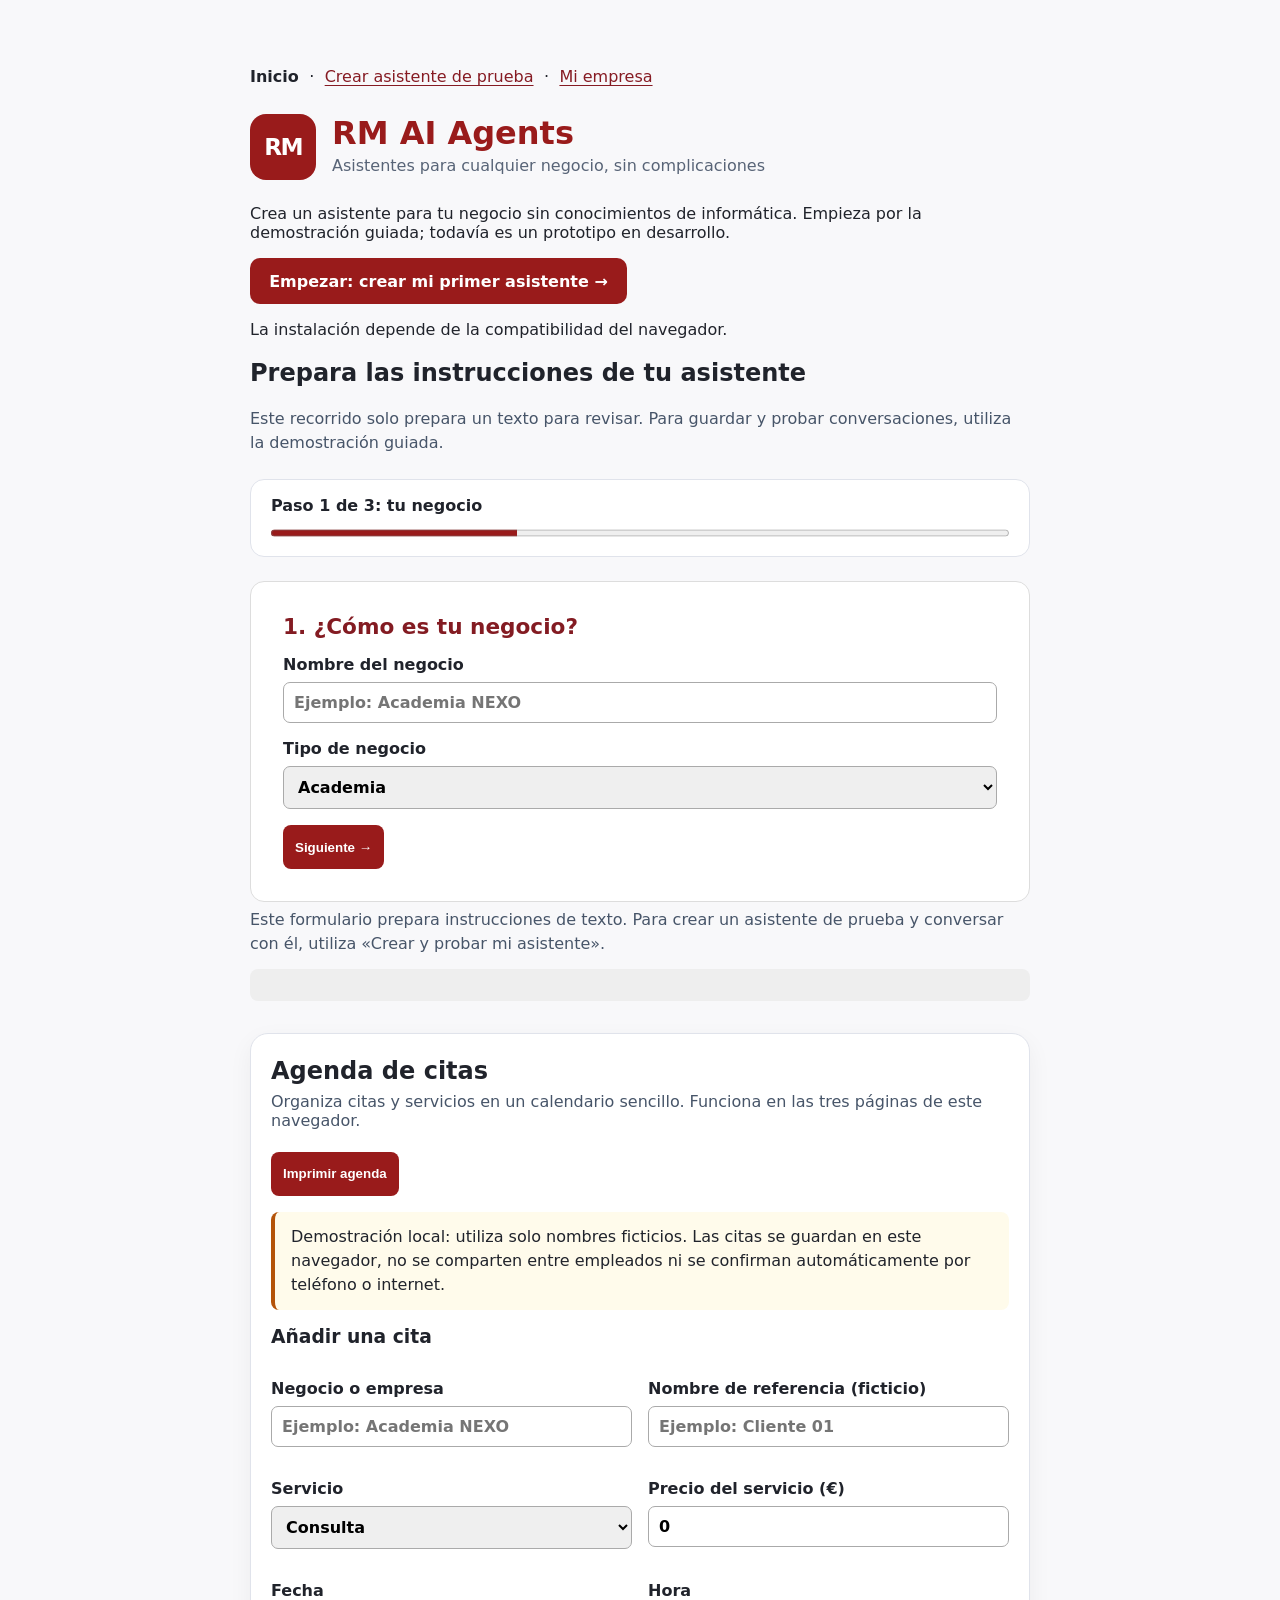
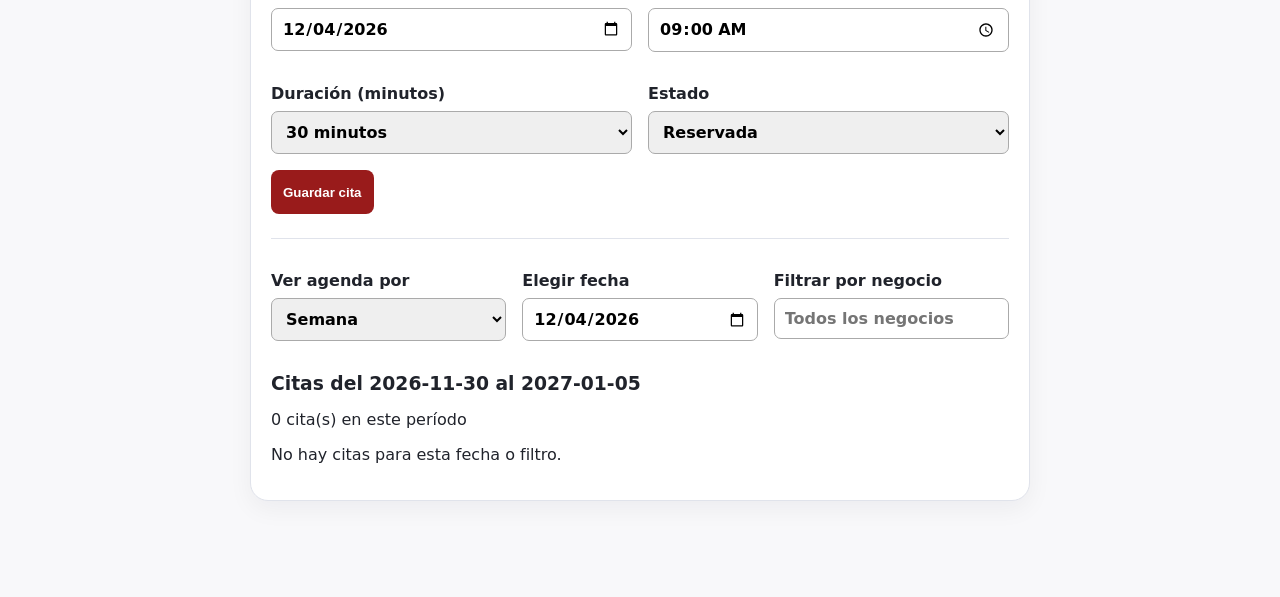
<file: index.html>
<!doctype html><html lang="es"><head><meta charset="utf-8"><meta name="viewport" content="width=device-width,initial-scale=1"><title>RM AI Agents</title><link rel="stylesheet" href="styles.css"><meta name="theme-color" content="#991b1b"></head><body><nav class="simple-nav"><strong>Inicio</strong> · <a href="dashboard.html">Crear asistente de prueba</a> · <a href="cuentas.html">Mi empresa</a></nav><header class="landing-header"><span class="brand-mark" aria-hidden="true">RM</span><div><h1>RM AI Agents</h1><p>Asistentes para cualquier negocio, sin complicaciones</p></div></header><p>Crea un asistente para tu negocio sin conocimientos de informática. Empieza por la demostración guiada; todavía es un prototipo en desarrollo.</p><p><a class="primary-link" href="dashboard.html">Empezar: crear mi primer asistente →</a></p><section aria-label="Instalación de la aplicación"><button id="install-app" type="button" hidden>Instalar aplicación</button><p id="install-status" role="status" aria-live="polite">La instalación depende de la compatibilidad del navegador.</p></section><h2>Prepara las instrucciones de tu asistente</h2><p class="field-help">Este recorrido solo prepara un texto para revisar. Para guardar y probar conversaciones, utiliza la demostración guiada.</p><div class="wizard-progress"><p id="home-progress-text" role="status" aria-live="polite">Paso 1 de 3: tu negocio</p><progress id="home-progress" max="3" value="1">1 de 3</progress></div><form id="form"><fieldset class="wizard-step" data-home-step="1"><legend>1. ¿Cómo es tu negocio?</legend><label>Nombre del negocio<input placeholder="Ejemplo: Academia NEXO" id="business" required></label><label>Tipo de negocio<select id="sector"><option>Academia</option><option>Comercio</option><option>Restaurante</option><option>Inmobiliaria</option><option>Servicios</option><option>Otro</option></select></label><button type="button" class="home-next" data-next="2">Siguiente →</button></fieldset><fieldset class="wizard-step" data-home-step="2" hidden><legend>2. ¿En qué puede ayudar?</legend><div class="example-helper"><button type="button" id="goal-example" class="example-button">Rellenar con un ejemplo</button><p class="field-help">Puedes cambiarlo por tus propias palabras.</p></div><label>Describe su tarea<textarea placeholder="Ejemplo: responder preguntas sobre horarios y cursos" id="goal" required></textarea></label><div class="wizard-actions"><button type="button" class="wizard-back home-back" data-back="1">← Volver</button><button type="button" class="home-next" data-next="3">Revisar →</button></div></fieldset><fieldset class="wizard-step" data-home-step="3" hidden><legend>3. Revisa y prepara</legend><div id="home-review" class="wizard-review"></div><div class="wizard-actions"><button type="button" class="wizard-back home-back" data-back="2">← Corregir</button><button type="submit">Preparar instrucciones</button></div></fieldset></form><p class="field-help">Este formulario prepara instrucciones de texto. Para crear un asistente de prueba y conversar con él, utiliza «Crear y probar mi asistente».</p><pre id="result" aria-live="polite"></pre><div id="agenda-mount" aria-label="Gestión de citas y agenda"></div><script src="app.js"></script><script src="agenda-loader.js"></script></body></html>
</file>
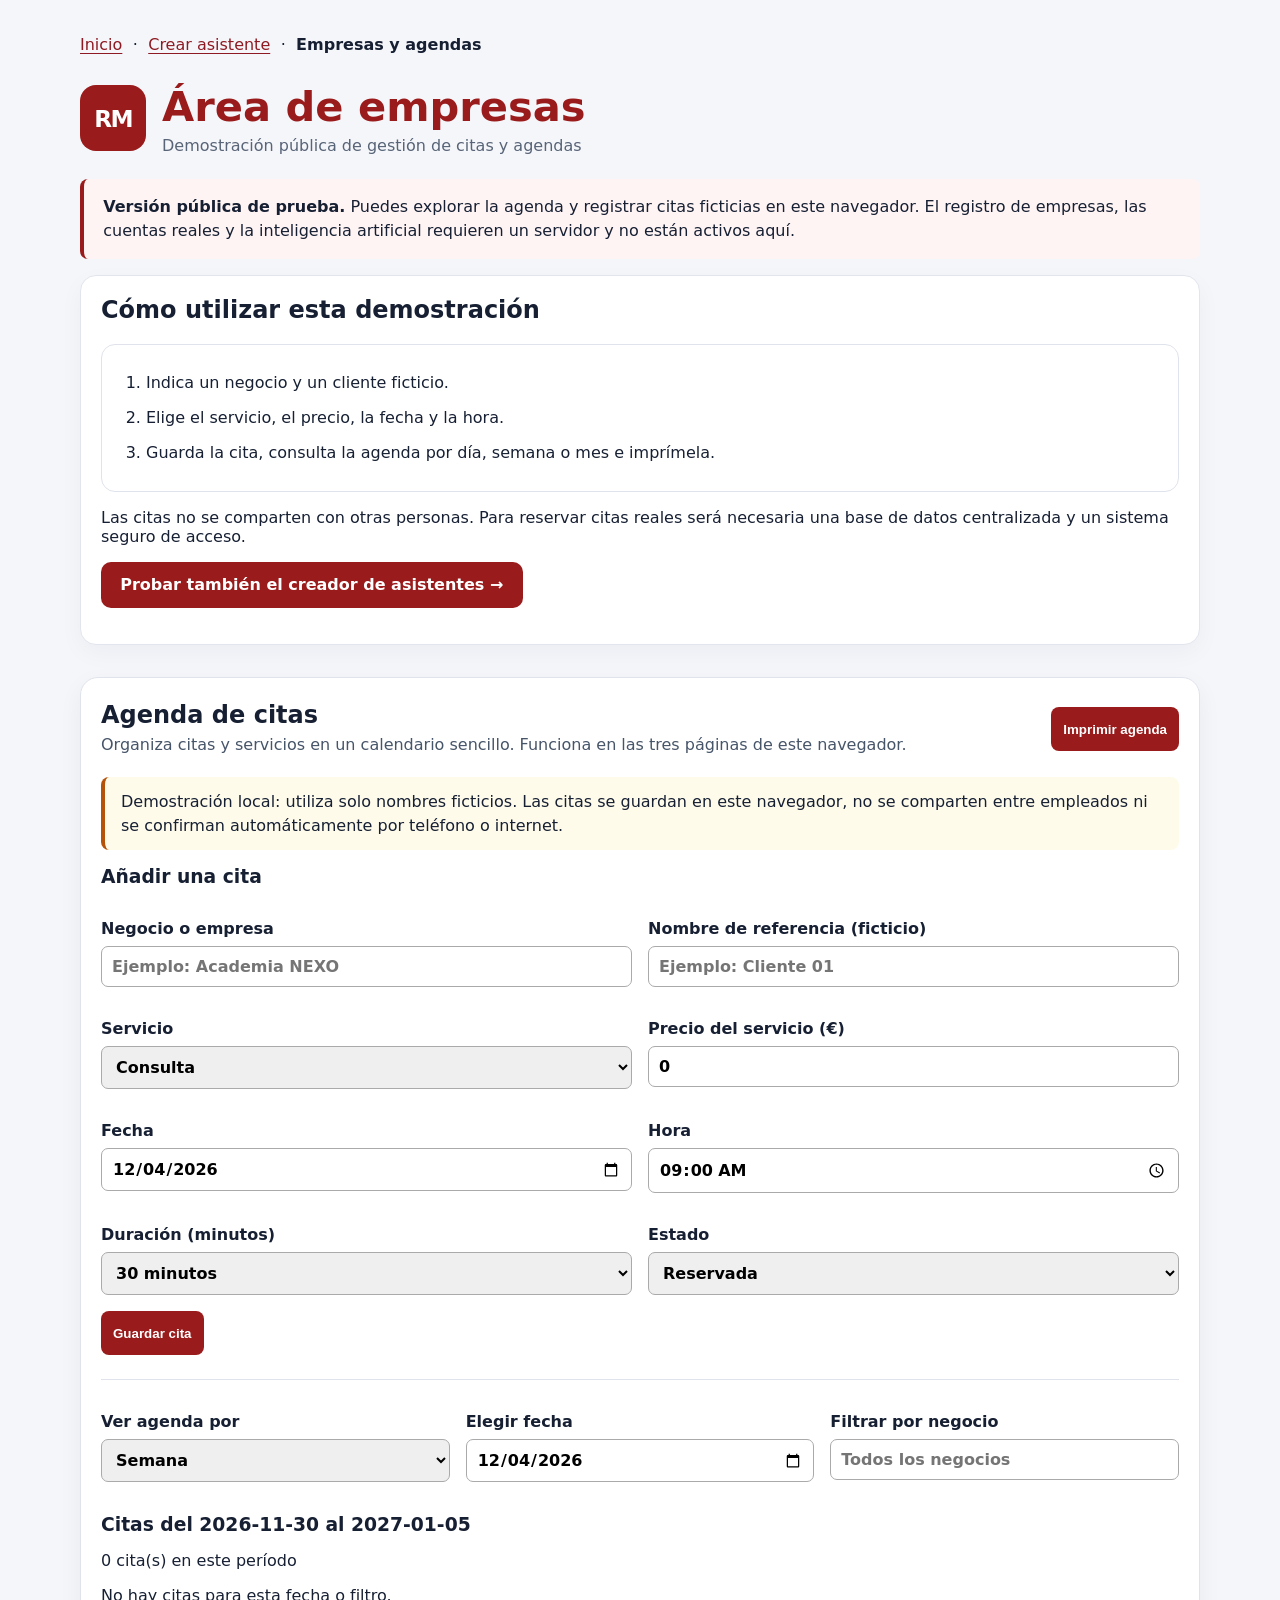
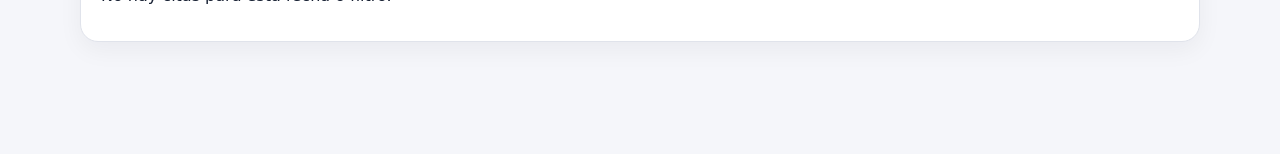
<file: cuentas.html>
<!doctype html><html lang="es"><head><meta charset="utf-8"><meta name="viewport" content="width=device-width,initial-scale=1"><title>Empresas | RM AI Agents Demo</title><link rel="stylesheet" href="styles.css"><meta name="theme-color" content="#991b1b"></head><body class="accounts-page"><main><nav class="simple-nav"><a href="index.html">Inicio</a> · <a href="dashboard.html">Crear asistente</a> · <strong>Empresas y agendas</strong></nav><header class="accounts-header"><span class="brand-mark" aria-hidden="true">RM</span><div><h1>Área de empresas</h1><p>Demostración pública de gestión de citas y agendas</p></div></header><p class="notice"><strong>Versión pública de prueba.</strong> Puedes explorar la agenda y registrar citas ficticias en este navegador. El registro de empresas, las cuentas reales y la inteligencia artificial requieren un servidor y no están activos aquí.</p><section class="panel"><h2>Cómo utilizar esta demostración</h2><ol class="guide-steps"><li>Indica un negocio y un cliente ficticio.</li><li>Elige el servicio, el precio, la fecha y la hora.</li><li>Guarda la cita, consulta la agenda por día, semana o mes e imprímela.</li></ol><p>Las citas no se comparten con otras personas. Para reservar citas reales será necesaria una base de datos centralizada y un sistema seguro de acceso.</p><p><a class="primary-link" href="dashboard.html">Probar también el creador de asistentes →</a></p></section><div id="agenda-mount" aria-label="Gestión de citas y agenda"></div></main><script src="agenda-loader.js"></script></body></html>
</file>
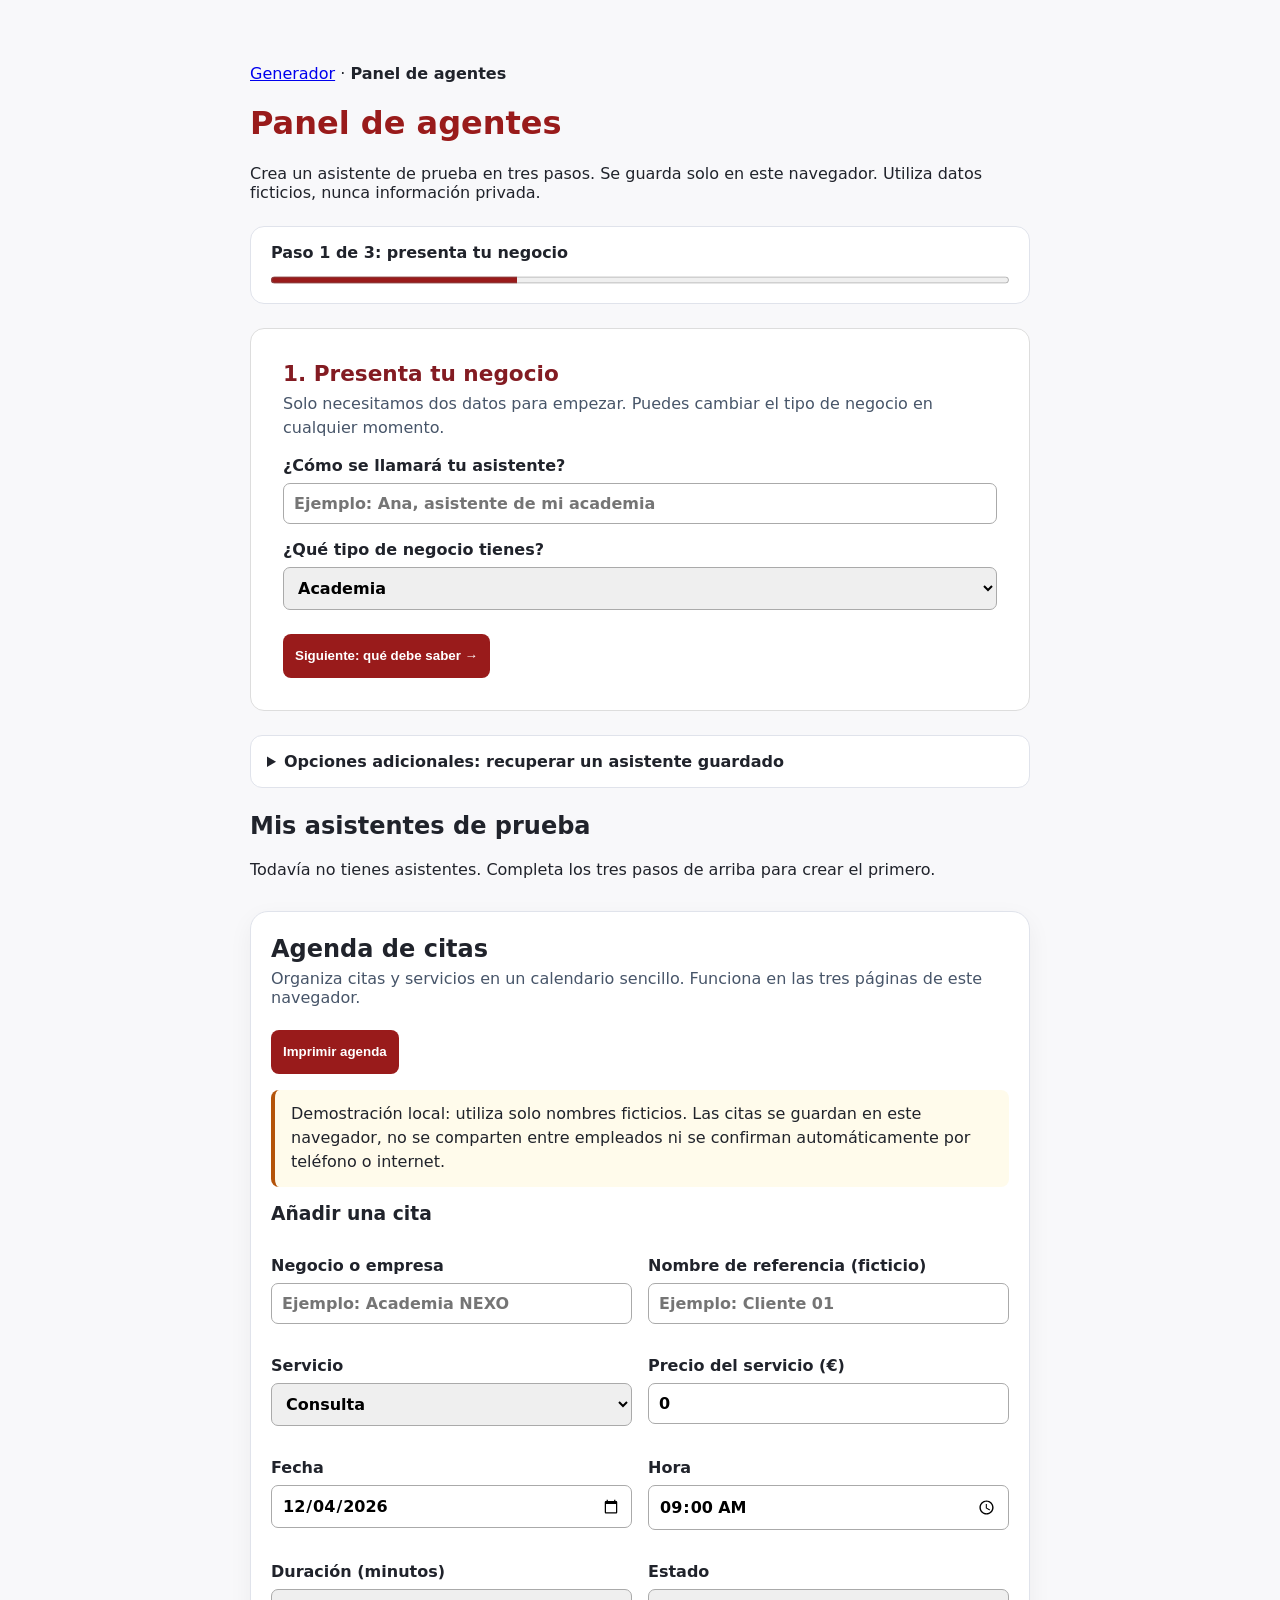
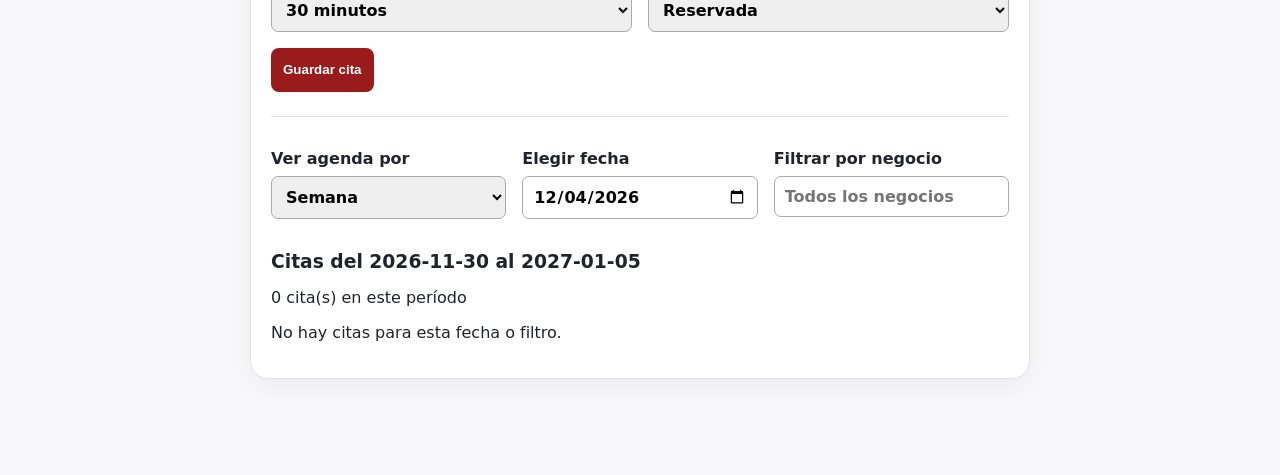
<file: dashboard.html>
<!doctype html><html lang="es"><head><meta charset="utf-8"><meta name="viewport" content="width=device-width,initial-scale=1"><title>Panel | RM AI Agents</title><link rel="stylesheet" href="styles.css"><meta name="theme-color" content="#991b1b"></head><body><main><nav><a href="index.html">Generador</a> · <strong>Panel de agentes</strong></nav><h1>Panel de agentes</h1><p>Crea un asistente de prueba en tres pasos. Se guarda solo en este navegador. Utiliza datos ficticios, nunca información privada.</p><div class="wizard-progress"><p id="wizard-progress-text" role="status" aria-live="polite">Paso 1 de 3: presenta tu negocio</p><progress id="wizard-progress" max="3" value="1">1 de 3</progress></div><form id="agent-form"><fieldset class="wizard-step" data-step="1"><legend>1. Presenta tu negocio</legend><p class="field-help">Solo necesitamos dos datos para empezar. Puedes cambiar el tipo de negocio en cualquier momento.</p><label>¿Cómo se llamará tu asistente?<input id="agent-name" maxlength="80" placeholder="Ejemplo: Ana, asistente de mi academia" required></label><label>¿Qué tipo de negocio tienes?<select id="agent-sector"><option>Academia</option><option>Comercio</option><option>Restaurante</option><option>Inmobiliaria</option><option>Servicios</option><option>Otro</option></select></label><button type="button" class="wizard-next" data-next="2">Siguiente: qué debe saber →</button></fieldset><fieldset class="wizard-step" data-step="2" hidden><legend>2. Enseña a tu asistente</legend><p class="field-help">Puedes utilizar un ejemplo y modificarlo a tu gusto. No introduzcas información personal ni confidencial.</p><div class="example-helper"><button type="button" id="fill-example" class="example-button">Rellenar con un ejemplo de mi sector</button><p id="example-explanation" class="field-help" role="status" aria-live="polite">El ejemplo es ficticio y puedes editarlo antes de guardar.</p></div><label>¿Qué información debe conocer?<textarea id="agent-facts" maxlength="5000" rows="6" placeholder="Horario: lunes a viernes de 9:00 a 14:00.&#10;Servicio: clases de informática.&#10;Contacto: consultar en recepción." required></textarea></label><div class="wizard-actions"><button type="button" class="wizard-back" data-back="1">← Volver</button><button type="button" class="wizard-next" data-next="3">Siguiente: revisar →</button></div></fieldset><fieldset class="wizard-step" data-step="3" hidden><legend>3. Revisa y guarda</legend><p>Comprueba los datos antes de crear tu asistente.</p><div id="wizard-review" class="wizard-review" aria-live="polite"></div><p class="field-help">Esta demostración solo simula respuestas a partir de tus datos. No utiliza inteligencia artificial real.</p><div class="wizard-actions"><button type="button" class="wizard-back" data-back="2">← Corregir datos</button><button type="submit">Crear mi asistente</button></div></fieldset></form><p id="wizard-feedback" role="status" aria-live="polite"></p><details class="advanced-tools"><summary>Opciones adicionales: recuperar un asistente guardado</summary><section aria-labelledby="import-title"><h2 id="import-title">Recuperar un asistente desde un archivo</h2><p>Si guardaste una copia anteriormente, selecciónala aquí para recuperar el asistente. No necesitas conocer el formato del archivo. Tamaño máximo: 16 KB.</p><label>Seleccionar archivo de copia<input id="import-file" type="file" accept=".json,application/json"></label><button id="import-button" type="button">Recuperar asistente</button><p id="import-status" role="status" aria-live="polite"></p></section></details><h2>Mis asistentes de prueba</h2><div id="agents" aria-live="polite"></div><section id="chat-section" hidden><h2 id="chat-title">Chat de prueba</h2><p>Esta demostración busca coincidencias en la información que has escrito. Todavía no utiliza inteligencia artificial real ni comprende preguntas complejas.</p><div id="messages" role="log" aria-live="polite"></div><form id="chat-form"><label>Pregunta<input id="question" maxlength="300" required></label><button>Probar respuesta</button></form></section><div id="agenda-mount" aria-label="Gestión de citas y agenda"></div></main><script src="import-validator.js"></script><script src="dashboard.js"></script><script src="agenda-loader.js"></script></body></html>
</file>
<file: styles.css>
body{font-family:system-ui,sans-serif;max-width:780px;margin:3rem auto;padding:1rem;background:#f8f8fa;color:#20232b}h1{color:#991b1b}form{background:white;padding:2rem;border:1px solid #ddd;border-radius:14px}label{display:block;margin:1rem 0;font-weight:600}input,select,textarea{display:block;width:100%;box-sizing:border-box;padding:10px;margin-top:8px;border:1px solid #aaa;border-radius:7px;font:inherit}button{background:#991b1b;color:white;border:0;border-radius:8px;padding:12px;cursor:pointer}pre{white-space:pre-wrap;overflow-wrap:anywhere;padding:1rem;background:#eee;border-radius:8px}
/* Panel de cuentas */
.accounts-page{max-width:1120px;margin:2rem auto;padding:0 1.25rem 3rem;background:#f5f6fa;color:#172033}
.accounts-page nav{margin-bottom:1.5rem}
.accounts-page nav a{color:#8e1b23;text-underline-offset:3px}
.accounts-header{display:flex;align-items:center;gap:1rem;margin-bottom:1.5rem}
.accounts-header h1{margin:0;font-size:clamp(1.7rem,4vw,2.6rem)}
.accounts-header p{margin:.35rem 0 0;color:#586477}
.brand-mark{display:grid;place-items:center;flex:0 0 66px;height:66px;border-radius:16px;background:#991b1b;color:white;font-size:1.45rem;font-weight:800;letter-spacing:-.07em}
.accounts-page .notice{padding:1rem 1.2rem;border-left:4px solid #991b1b;background:#fff4f4;border-radius:8px;line-height:1.5}
.auth-grid{display:grid;grid-template-columns:repeat(2,minmax(0,1fr));gap:1.25rem;align-items:start;margin:1.5rem 0}
.accounts-page .panel{background:#fff;border:1px solid #e2e5ed;border-radius:16px;padding:1.25rem;box-shadow:0 8px 25px rgba(16,24,40,.04)}
.accounts-page .panel h2{margin-top:0}
.accounts-page form{border:0;padding:0;border-radius:0}
.accounts-page button{min-height:44px;font-weight:650}
.accounts-page button:hover{background:#74151b}
.accounts-page button:focus-visible,.accounts-page input:focus-visible,.accounts-page select:focus-visible,.accounts-page textarea:focus-visible{outline:3px solid #f2b2b2;outline-offset:2px}
.accounts-page button:disabled{opacity:.55;cursor:not-allowed}
.accounts-page #agents article{padding:1rem 0;border-top:1px solid #e4e6ec;overflow-wrap:anywhere}
.accounts-page #agents article button{margin:.35rem .5rem .35rem 0}
.accounts-page #agents article form{margin:.75rem 0;padding:1rem;background:#f7f8fb;border-radius:10px}
.accounts-page #status:not(:empty){padding:1rem;background:#e9edf5;border-radius:10px}
@media(max-width:680px){.auth-grid{grid-template-columns:1fr}.accounts-page{margin:1rem auto}.accounts-header{align-items:flex-start}.brand-mark{flex-basis:52px;height:52px}}

/* Guided, beginner-friendly demo */
.guide-steps{background:#fff;border:1px solid #e0e3eb;border-radius:14px;padding:1.25rem 1.25rem 1.25rem 2.75rem;line-height:1.7}.guide-steps li{padding:.25rem 0}.field-help{display:block;font-weight:400;color:#475569;line-height:1.5;margin:.35rem 0}.advanced-tools{margin:1.5rem 0;padding:1rem;background:#fff;border:1px solid #e0e3eb;border-radius:12px}.advanced-tools summary{cursor:pointer;font-weight:650}.advanced-tools section{margin-top:1rem}.agent-card{padding:1rem;margin:1rem 0;background:#fff;border:1px solid #e0e3eb;border-radius:12px}.agent-card button{margin:.25rem .5rem .25rem 0}button{min-height:44px;font-weight:600}button:focus-visible,a:focus-visible,summary:focus-visible{outline:3px solid #2563eb;outline-offset:3px}button:hover{filter:brightness(.9)}@media(max-width:680px){body{margin:1rem auto}form{padding:1rem}.guide-steps{padding-left:2.2rem}}

/* Three-step wizard: clear progression and large controls */
.wizard-progress{margin:1.5rem 0;padding:1rem 1.25rem;background:#fff;border:1px solid #e0e3eb;border-radius:14px}.wizard-progress p{margin:0 0 .7rem;font-weight:700}.wizard-progress progress{display:block;width:100%;height:14px;accent-color:#991b1b}.wizard-step{border:0;margin:0;padding:0;min-width:0}.wizard-step[hidden]{display:none}.wizard-step legend{font-size:1.35rem;font-weight:750;color:#831b22;padding:0}.wizard-actions{display:flex;flex-wrap:wrap;gap:.75rem;align-items:center}.wizard-back{background:#e9edf3;color:#172033}.wizard-back:hover{background:#dce3eb}.wizard-review{background:#f5f7fb;border:1px solid #d9dfea;padding:1rem;border-radius:12px;overflow-wrap:anywhere}.wizard-review p{margin:.5rem 0}.wizard-next{margin-top:.5rem}#wizard-feedback:not(:empty){padding:.75rem 1rem;background:#e8f2eb;border-radius:10px;color:#194d2c}#agents{scroll-margin-top:1rem}

/* Beginner-friendly editable business examples */
.example-helper{padding:1rem;margin:1rem 0;background:#f3f6fb;border:1px solid #d9e2ef;border-radius:12px}.example-button{background:#344f75}.example-button:hover{background:#243b5c}.example-helper .field-help{margin:.6rem 0 0}.wizard-step input:focus-visible,.wizard-step select:focus-visible,.wizard-step textarea:focus-visible{outline:3px solid #8aaee3;outline-offset:2px}

/* Consistent, accessible navigation and first-run experience across all three pages */
.simple-nav{display:flex;flex-wrap:wrap;gap:.65rem;align-items:center;margin-bottom:1.5rem;line-height:1.6}.simple-nav a{color:#861b23;text-underline-offset:3px}.landing-header{display:flex;align-items:center;gap:1rem;margin:1.5rem 0}.landing-header h1{margin:0}.landing-header p{margin:.3rem 0;color:#586477}.primary-link{display:inline-block;background:#991b1b;color:#fff;padding:.85rem 1.2rem;border-radius:10px;text-decoration:none;font-weight:700;min-height:44px;box-sizing:border-box}.primary-link:hover{background:#74151b}.primary-link:focus-visible{outline:3px solid #2563eb;outline-offset:3px}.accounts-page [data-account-step][hidden],[data-home-step][hidden]{display:none}.accounts-page .wizard-progress{margin:1rem 0}.accounts-page .wizard-step{padding:0;border:0}.accounts-page .wizard-step legend{font-size:1.25rem}.accounts-page .wizard-back{background:#e9edf3;color:#172033}.accounts-page .wizard-back:hover{background:#dce3eb}@media(max-width:680px){.landing-header{align-items:flex-start}.landing-header .brand-mark{flex-basis:52px;height:52px}.simple-nav{gap:.5rem}}

/* Shared appointment agenda: all three app pages */
.booking-panel{margin:2rem 0;padding:1.25rem;background:#fff;border:1px solid #e0e3eb;border-radius:18px;box-shadow:0 8px 24px rgba(16,24,40,.05)}.booking-heading{display:flex;align-items:center;justify-content:space-between;gap:1rem;flex-wrap:wrap}.booking-heading h2{margin:.2rem 0}.booking-heading p{margin:.4rem 0;color:#475569}.booking-warning{padding:.8rem 1rem;border-left:4px solid #b45309;background:#fffbeb;border-radius:8px;line-height:1.5}.booking-panel form{border:0;padding:0}.booking-panel h3{margin:1rem 0}.booking-fields{display:grid;grid-template-columns:repeat(2,minmax(0,1fr));gap:0 1rem}.booking-controls{display:grid;grid-template-columns:repeat(3,minmax(0,1fr));gap:0 1rem}.booking-actions{display:flex;gap:.75rem;flex-wrap:wrap}.booking-item{border:1px solid #e0e3eb;border-radius:12px;padding:1rem;margin:.7rem 0;background:#f8fafc}.booking-item h4{margin:0 0 .4rem}.booking-item p{overflow-wrap:anywhere}.booking-item button{margin:.2rem .6rem .2rem 0}.booking-calendar{margin-top:1.5rem;border-top:1px solid #e0e3eb;padding-top:1rem}#booking-feedback:not(:empty){padding:.75rem;background:#edf7ef;border-radius:8px}@media(max-width:680px){.booking-fields,.booking-controls{grid-template-columns:1fr}.booking-panel{padding:1rem}}@media print{body{background:#fff!important;max-width:none!important;margin:0!important;color:#000!important}.booking-panel{border:0;box-shadow:none;padding:0}.booking-panel form,.booking-warning,.booking-heading button,.booking-controls,.booking-item button,nav,.simple-nav,#form,#agent-form,.auth-grid,.wizard-progress,.advanced-tools,#chat-section,#agents,.landing-header,#private-area,#provider-status,#status{display:none!important}.booking-item{break-inside:avoid;border:1px solid #999}.booking-calendar{border:0}body>*:not(main):not(#agenda-mount){display:none!important}}
</file>
